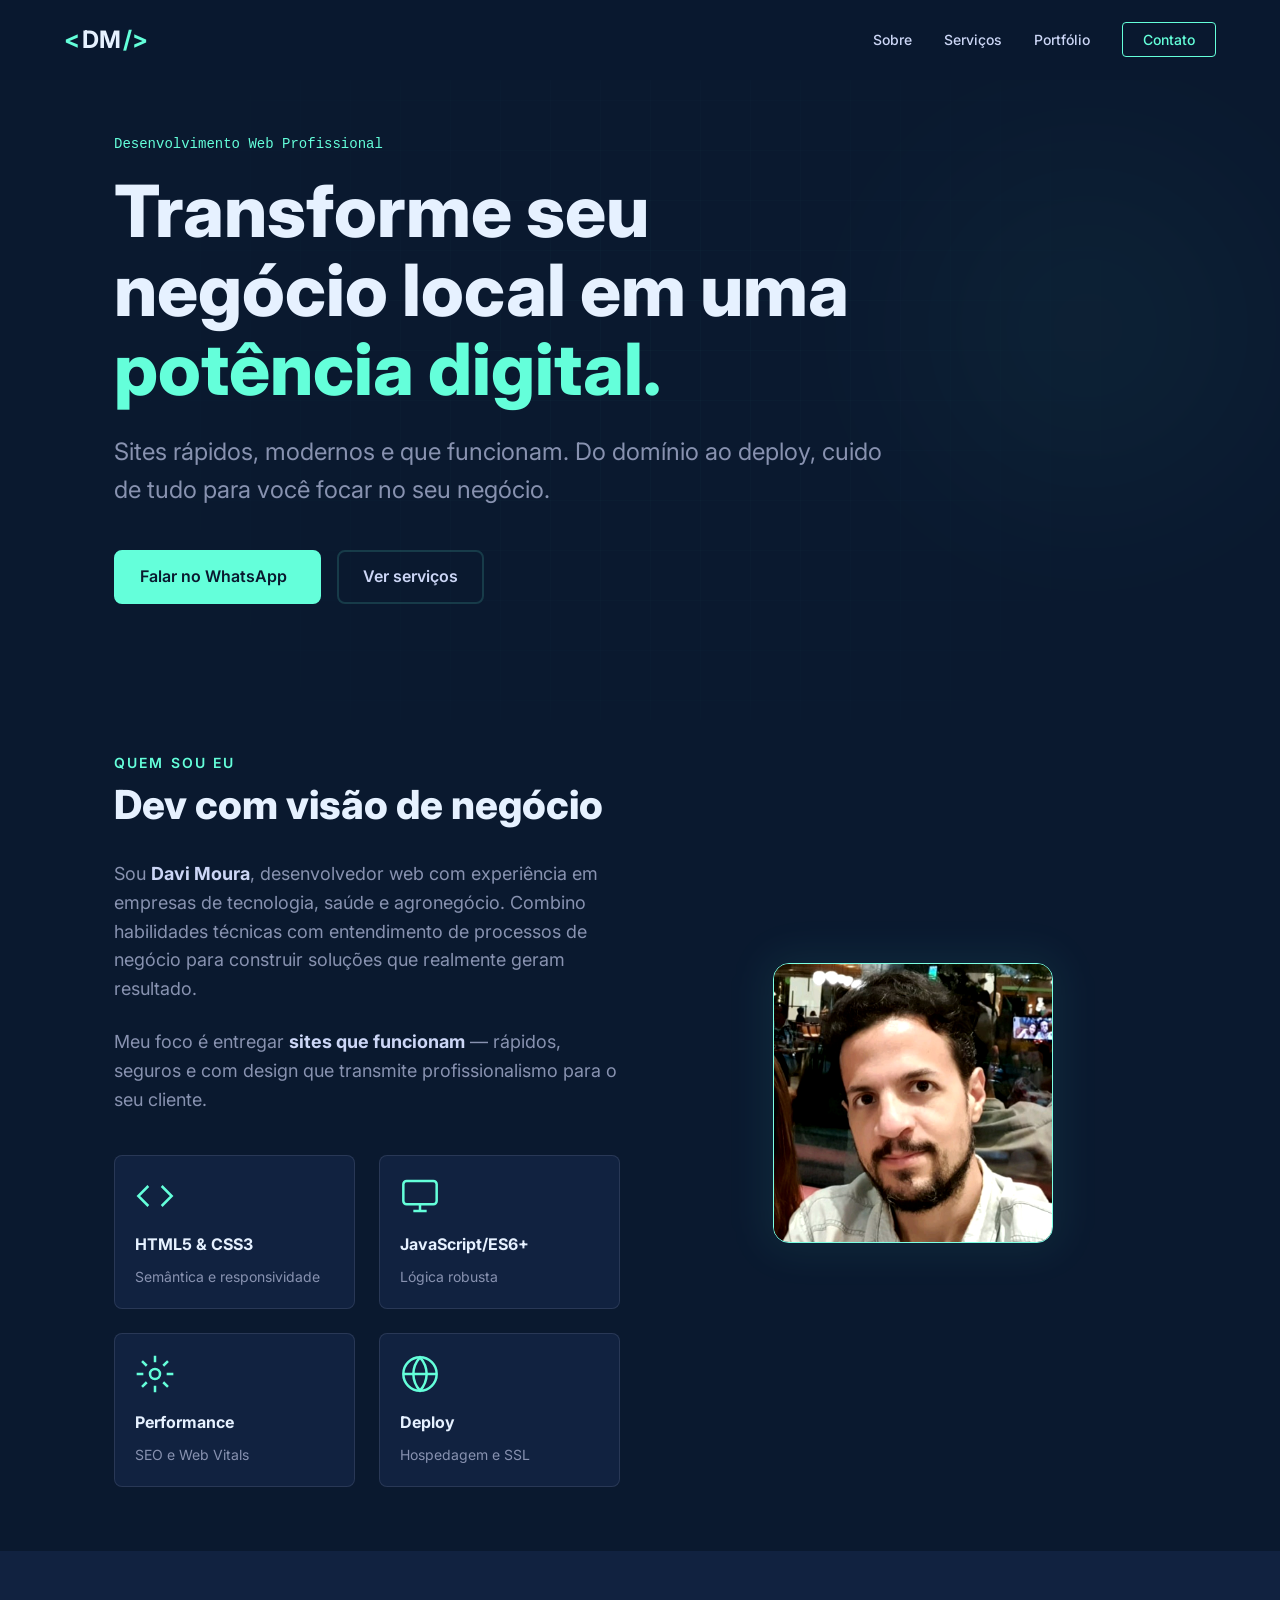
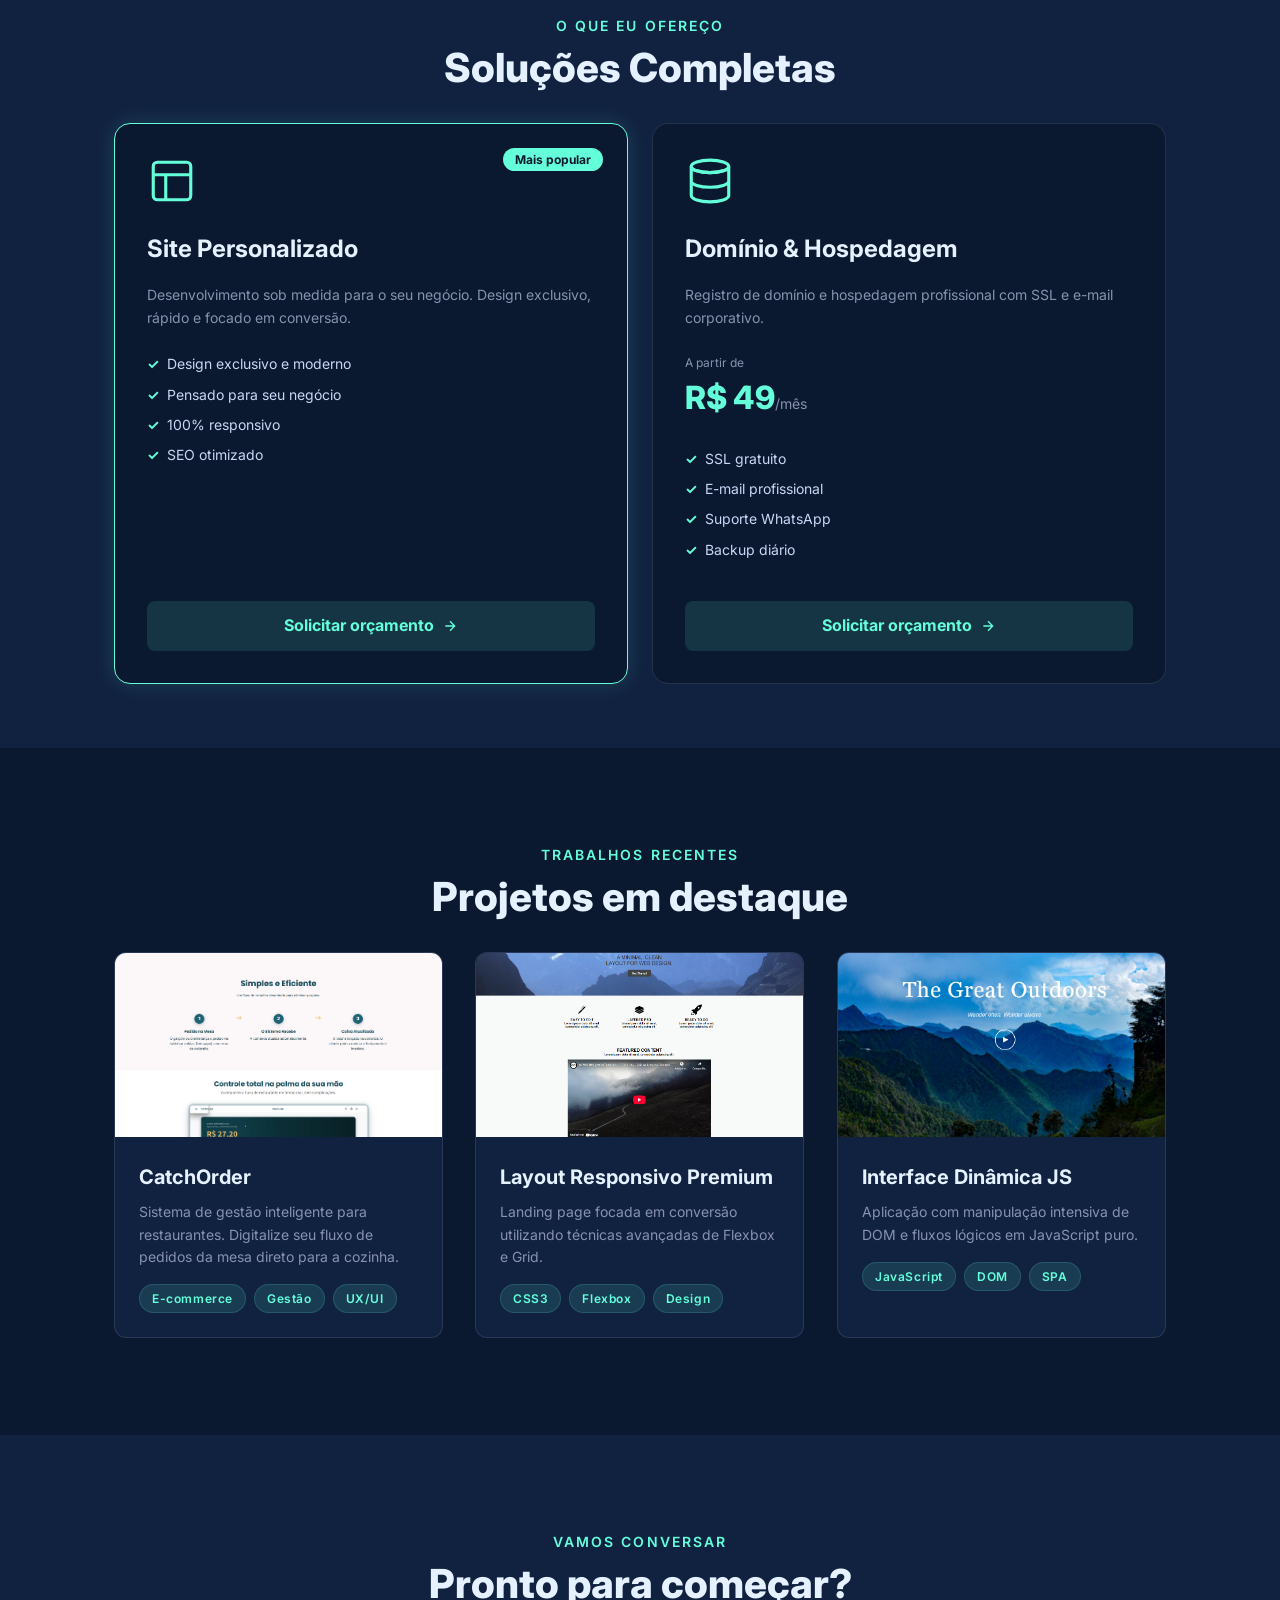
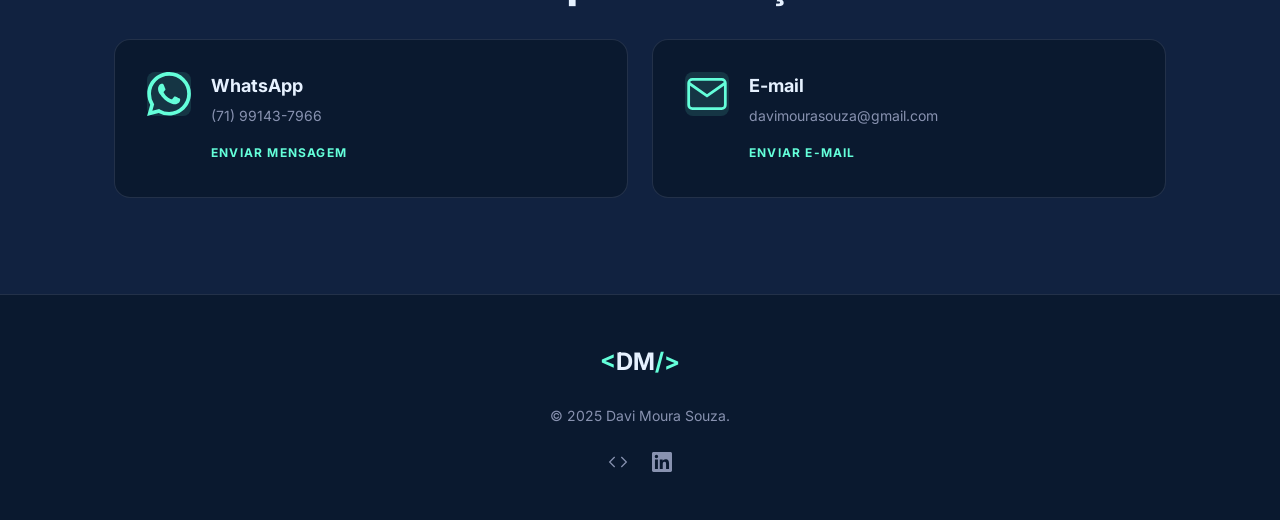
<file: index.html>
<!doctype html>
<html lang="pt-BR">
  <head>
    <meta charset="UTF-8" />
    <meta name="viewport" content="width=device-width, initial-scale=1.0" />
    <meta
      name="description"
      content="Davi Moura — Desenvolvimento web profissional. Transforme seu negócio local em uma potência digital com sites modernos, hospedagem e suporte completo."
    />
    <meta name="author" content="Davi Moura Souza" />
    <title>Davi Moura Dev — Desenvolvimento Web Profissional</title>

    <link rel="preconnect" href="https://fonts.googleapis.com" />
    <link rel="preconnect" href="https://fonts.gstatic.com" crossorigin />
    <link
      href="https://fonts.googleapis.com/css2?family=Inter:wght@300;400;500;600;700;800&display=swap"
      rel="stylesheet"
    />

    <link rel="icon" type="image/svg+xml" href="/favicon.svg" />
    <meta name="theme-color" content="#0b111e">
    <link rel="stylesheet" href="css/global.css">
    <link rel="stylesheet" href="css/components.css">
    <link rel="stylesheet" href="css/animations.css">
  </head>

  <body>
    <div id="app"></div>
    <script src="js/main.js"></script>
  </body>
</html>
</file>
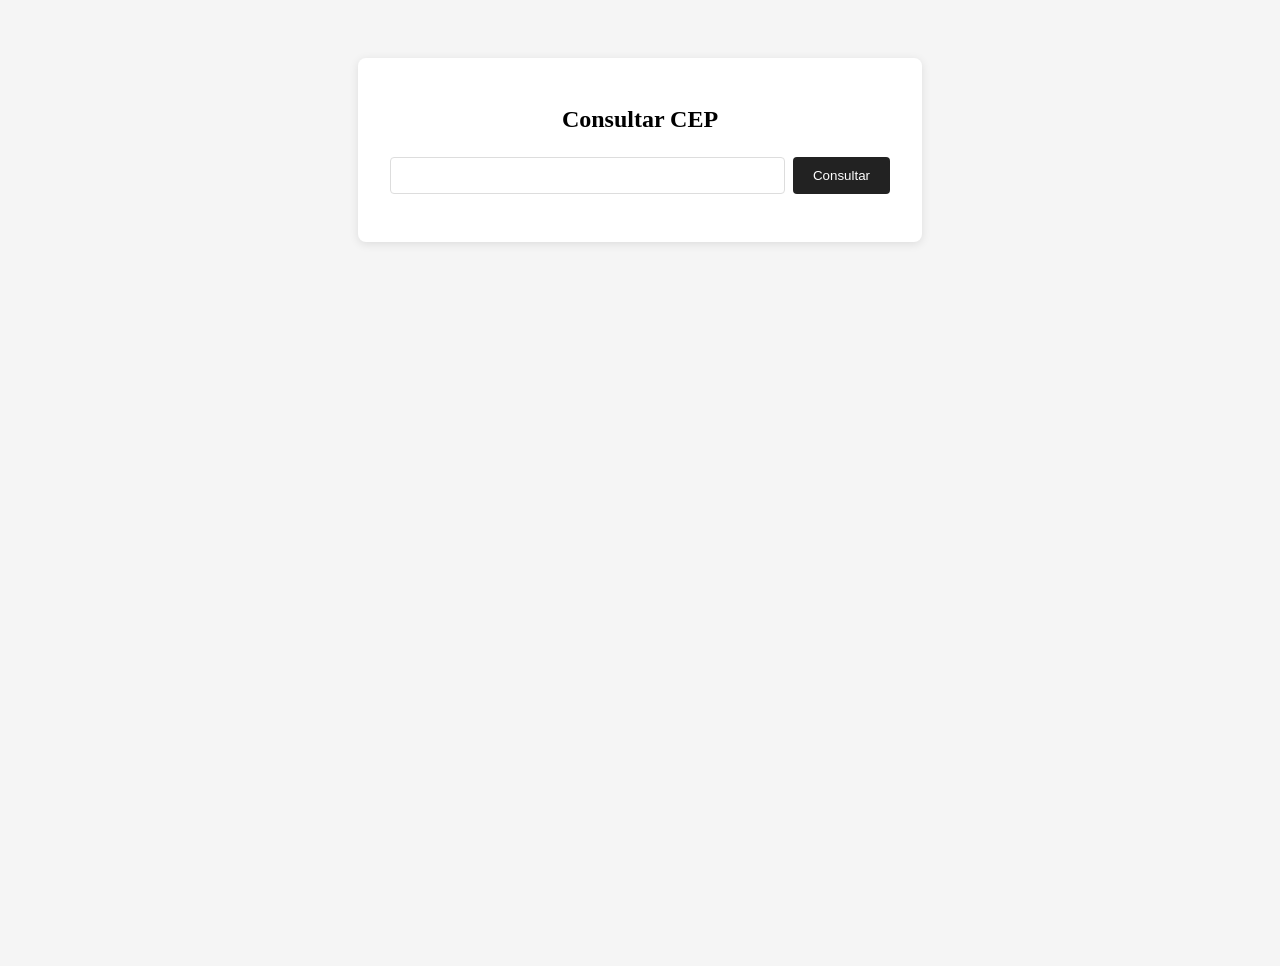
<file: projects/project1/index.html>
<!DOCTYPE html>
<html lang="pt-br">
    <head>
        <meta charset="UTF-8">
        <meta name="viewport" content="width=device-width, initial-scale=1.0">
        <title>Questão 1</title>
        <link rel="stylesheet" href="css/style.css">
    </head>
    <body>
        
        <main class="content-container">
            <h1 class="page-title">Consultar CEP</h1>
            
            <form id="search-form" class="search-form">
                <input type="text" id="zip-code-input" class="zip-input"required>
                <button type="submit" id="search-button" class="submit-button">Consultar</button>
            </form>

            <p id="error-message" class="error-feedback hidden"></p>

            <section id="results-area" class="results-area hidden">
                <div class="data-grid">
                    <p><strong>Endereço:</strong> <span id="address-street"></span></p>
                    <p><strong>Bairro:</strong> <span id="address-neighborhood"></span></p>
                    <p><strong>Cidade:</strong> <span id="address-city"></span></p>
                    <p><strong>Estado:</strong> <span id="address-state"></span></p>
                    <p><strong>Latitude:</strong> <span id="address-latitude"></span></p>
                    <p><strong>Longitude:</strong> <span id="address-longitude"></span></p>
                </div>
                
                <button id="show-map-button" class="map-trigger">Exibir mapa</button>
                
                <div id="map-container" class="map-container hidden">
                    <iframe id="map-iframe" class="map-display" width="100%" height="400" frameborder="0"></iframe>
                </div>
            </section>
        </main>
        
        <script src="js/script.js"></script>
    </body>
</html>
</file>
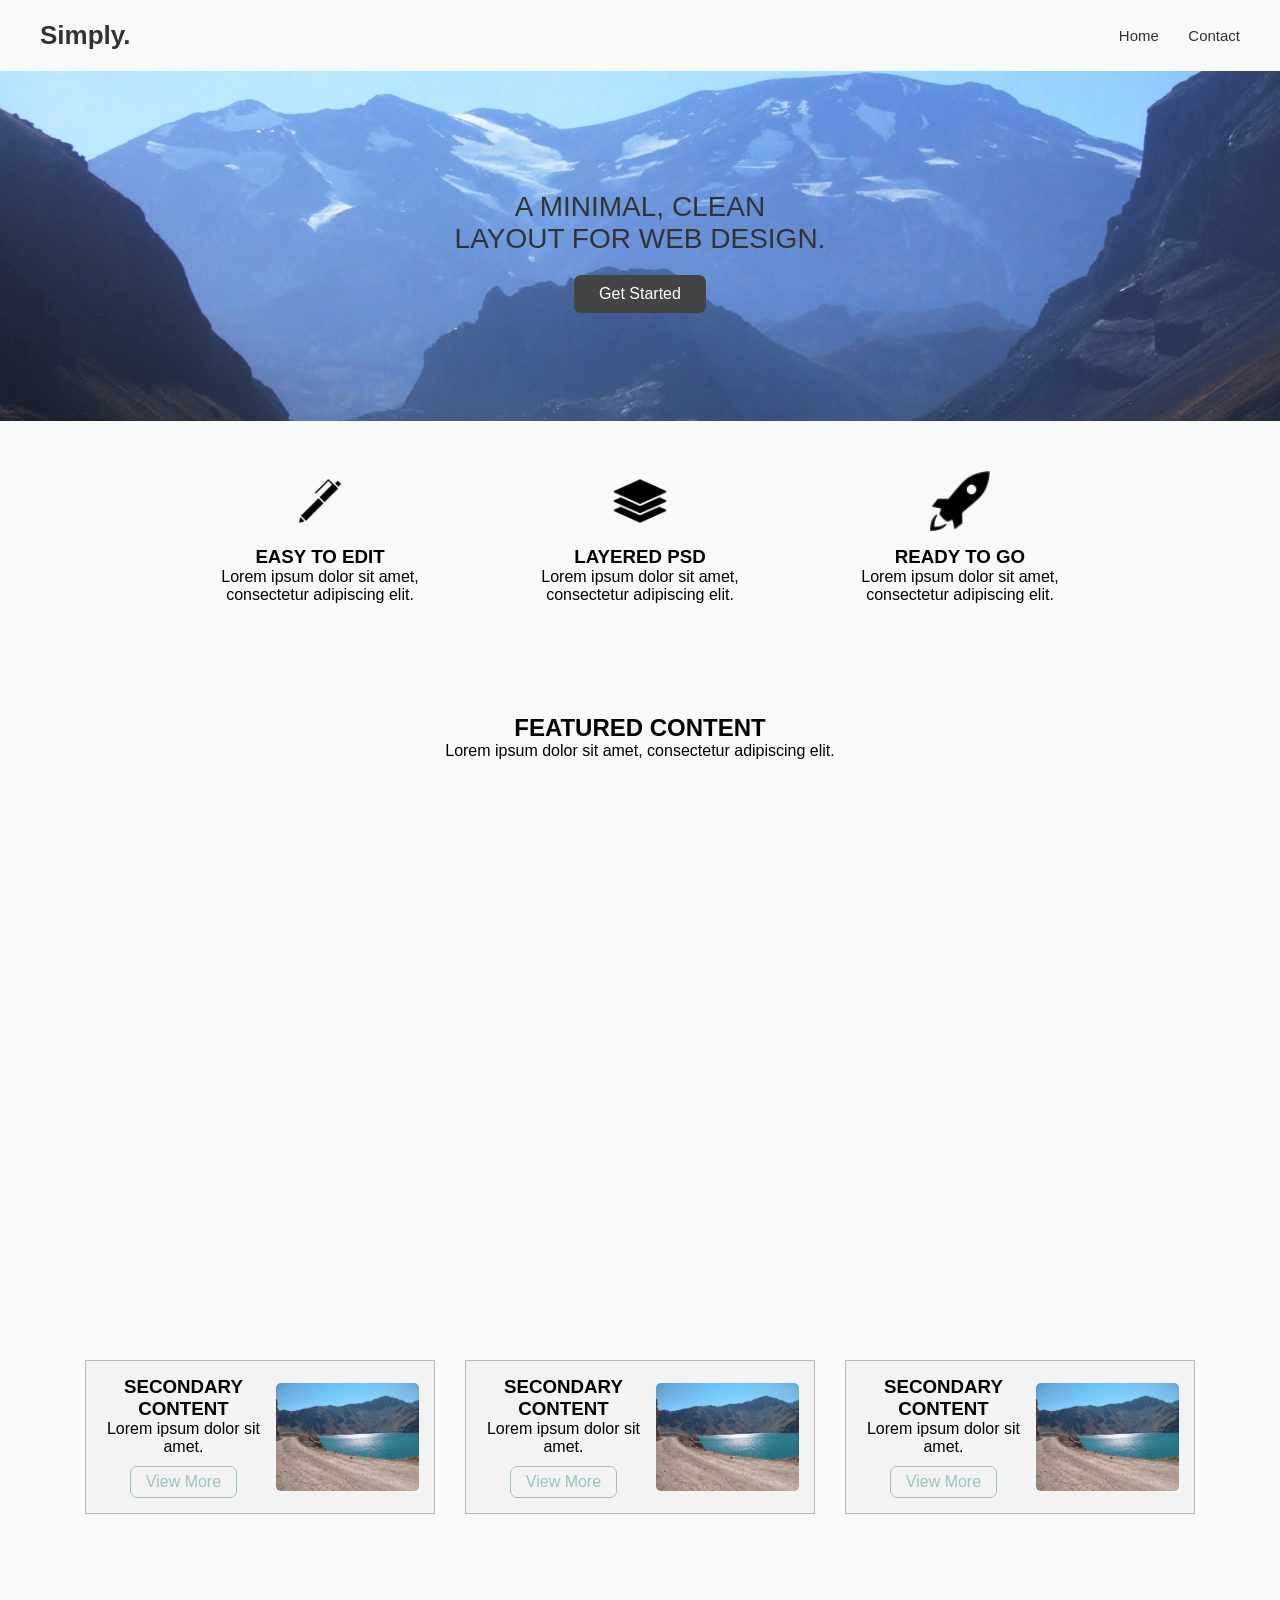
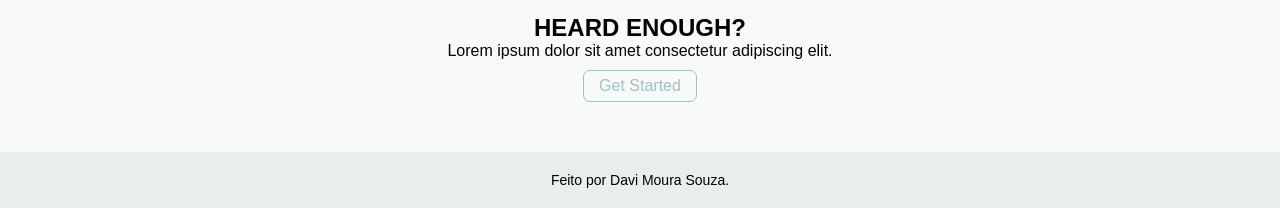
<file: projects/project2/index.html>
<!DOCTYPE html>
<html lang="pt-br">
<head>
    <meta charset="UTF-8">
    <title>Simply Template</title>
    <link rel="stylesheet" href="css/style.css">
</head>
<body>

    <header class="top-bar">
        <div class="logo">Simply.</div>

        <nav class="menu">
            <a href="questao2.html">Home</a>
            <a href="#">Contact</a>
        </nav>
    </header>

    <header class="central-banner">
        <h1>A MINIMAL, CLEAN <br> LAYOUT FOR WEB DESIGN.</h1>
        <a href="#" class="btn">Get Started</a>
    </header>

    <section class="features">
        <div class="feature-box">
            <img src="images/icon-pen.png" alt="icone de uma caneta">
            <h3>EASY TO EDIT</h3>
            <p>Lorem ipsum dolor sit amet, consectetur adipiscing elit.</p>
        </div>

        <div class="feature-box">
            <img src="images/icon-layer.png" alt="icone de camadas">
            <h3>LAYERED PSD</h3>
            <p>Lorem ipsum dolor sit amet, consectetur adipiscing elit.</p>
        </div>

        <div class="feature-box">
            <img src="images/icon-rocket.png" alt="icone de um foguete">
            <h3>READY TO GO</h3>
            <p>Lorem ipsum dolor sit amet, consectetur adipiscing elit.</p>
        </div>
    </section>

    <section class="featured-content">
        <h2>FEATURED CONTENT</h2>
        <p>Lorem ipsum dolor sit amet, consectetur adipiscing elit.</p>

        <div class="video-box">
            <iframe src="https://www.youtube.com/embed/EN_5Ix3mPHY" title="Vídeo" frameborder="0" allowfullscreen></iframe>
        </div>
    </section>

    <section class="secondary">
        <div class="card">
            <div class="card-text">
                <h3>SECONDARY CONTENT</h3>
                <p>Lorem ipsum dolor sit amet.</p>
                <a href="#" class="btn-secundary">View More</a>
            </div>
            <img src="images/sec1.jpg" alt="" class="card-img">
        </div>

        <div class="card">
            <div class="card-text">
                <h3>SECONDARY CONTENT</h3>
                <p>Lorem ipsum dolor sit amet.</p>
                <a href="#" class="btn-secundary">View More</a>
            </div>
            <img src="images/sec2.jpg" alt="" class="card-img">
        </div>

        <div class="card">
            <div class="card-text">
                <h3>SECONDARY CONTENT</h3>
                <p>Lorem ipsum dolor sit amet.</p>
                <a href="#" class="btn-secundary">View More</a>
            </div>
            <img src="images/sec3.jpg" alt="" class="card-img">
        </div>
    </section>

    <section class="cta">
        <h2>HEARD ENOUGH?</h2>
        <p>Lorem ipsum dolor sit amet consectetur adipiscing elit.</p>
        <a href="#" class="btn-secundary">Get Started</a>
    </section>

    <footer class="footer">
        <p>Feito por Davi Moura Souza.</p>
    </footer>

</body>
</html>
</file>
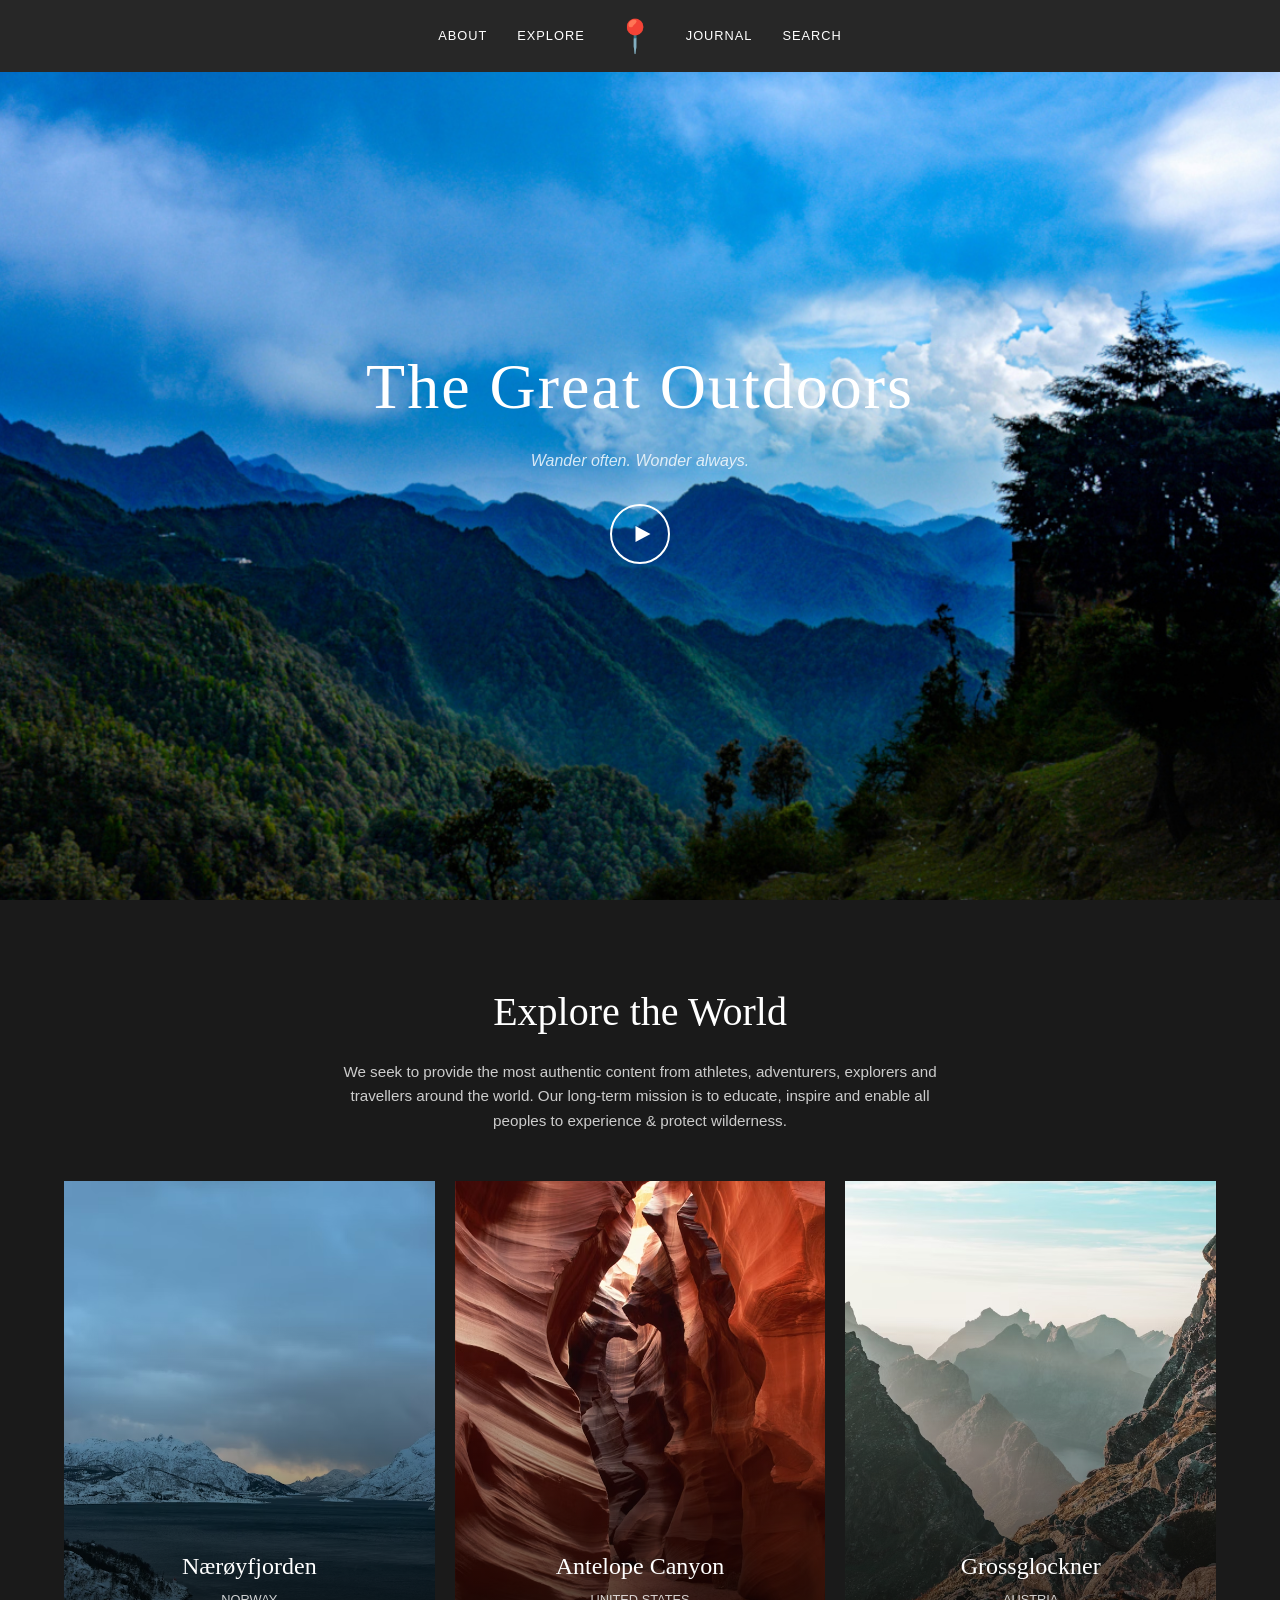
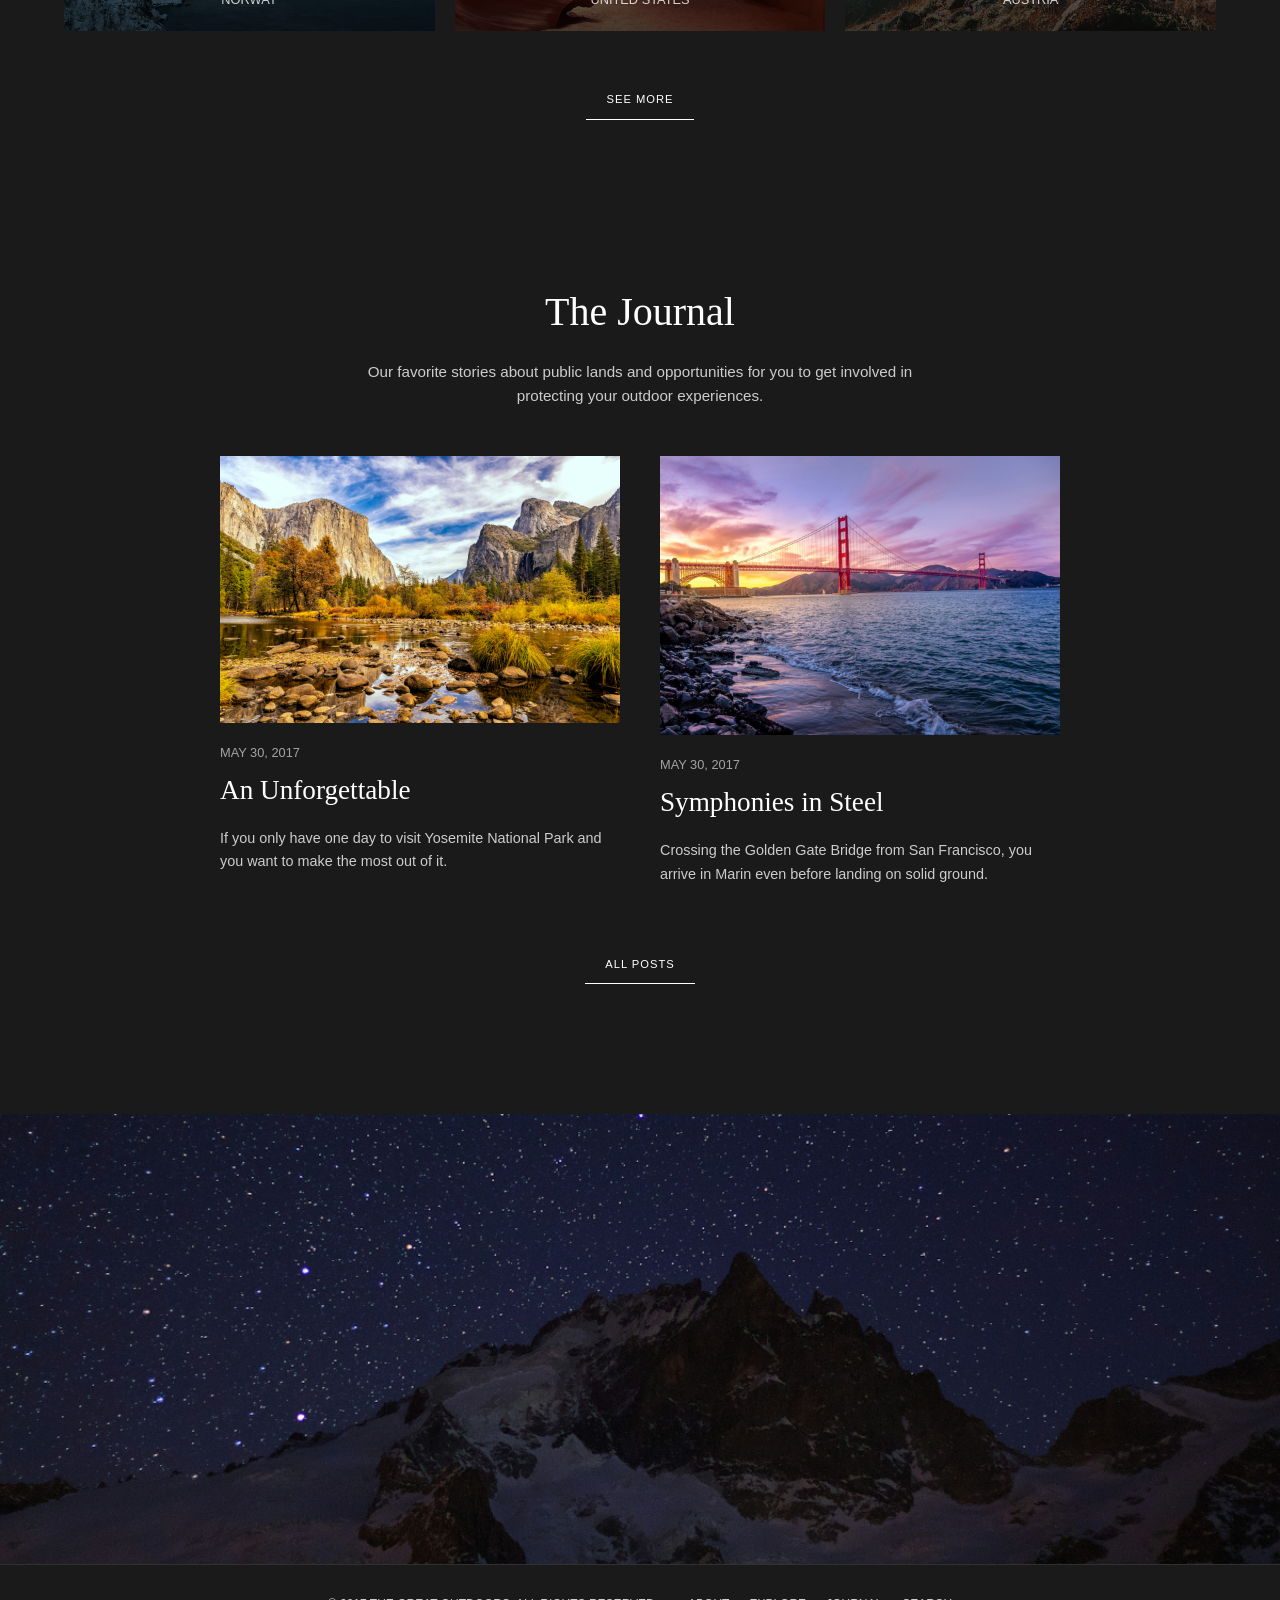
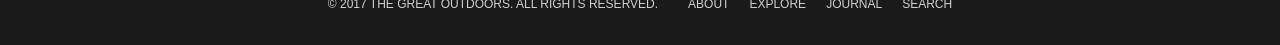
<file: projects/project3/index.html>
<!DOCTYPE html>
<html lang="pt-br">
    <head>
        <meta charset="UTF-8">
        <meta name="viewport" content="width=device-width, initial-scale=1.0">
        <title>Questão 4</title>
        <link rel="stylesheet" href="css/style.css">
    </head>
    <body>

        <script type="module" src="js/index.js"></script>

    </body>
</html>
</file>
<file: css/global.css>
/* =========================================================
   GLOBAL CSS — Design System & Tokens
   ========================================================= */

/* 1. Google Fonts já importado no HTML via <link>          */

/* 2. Design Tokens */
:root {
  /* Colors */
  --color-bg:           #0a192f;
  --color-bg-alt:       #112240;
  --color-bg-card:      #112240;
  --color-accent:       #64ffda;
  --color-accent-dim:   rgba(100, 255, 218, 0.12);
  --color-accent-glow:  rgba(100, 255, 218, 0.25);
  --color-text:         #e6f1ff;
  --color-text-muted:   #8892b0;
  --color-text-soft:    #ccd6f6;
  --color-border:       rgba(100, 255, 218, 0.15);
  --color-border-soft:  rgba(136, 146, 176, 0.2);

  /* Typography */
  --font-family:        'Inter', -apple-system, BlinkMacSystemFont, 'Segoe UI', sans-serif;
  --font-mono:          'Fira Code', 'Fira Mono', 'Cascadia Code', monospace;

  --text-xs:   0.75rem;    /* 12px */
  --text-sm:   0.875rem;   /* 14px */
  --text-base: 1rem;       /* 16px */
  --text-md:   1.125rem;   /* 18px */
  --text-lg:   1.25rem;    /* 20px */
  --text-xl:   1.5rem;     /* 24px */
  --text-2xl:  2rem;       /* 32px */
  --text-3xl:  2.5rem;     /* 40px */
  --text-4xl:  3.5rem;     /* 56px */
  --text-5xl:  4.5rem;     /* 72px */

  /* Spacing */
  --space-1:  0.25rem;
  --space-2:  0.5rem;
  --space-3:  0.75rem;
  --space-4:  1rem;
  --space-5:  1.25rem;
  --space-6:  1.5rem;
  --space-8:  2rem;
  --space-10: 2.5rem;
  --space-12: 3rem;
  --space-16: 4rem;
  --space-20: 5rem;
  --space-24: 6rem;

  /* Radius */
  --radius-sm: 4px;
  --radius-md: 8px;
  --radius-lg: 12px;
  --radius-xl: 16px;
  --radius-full: 9999px;

  /* Shadows */
  --shadow-glow: 0 0 20px rgba(100, 255, 218, 0.15);
  --shadow-card: 0 10px 40px rgba(0, 0, 0, 0.4);
  --shadow-card-hover: 0 20px 60px rgba(0, 0, 0, 0.6), 0 0 30px rgba(100, 255, 218, 0.1);

  /* Transitions */
  --transition-fast:   150ms ease;
  --transition-base:   250ms ease;
  --transition-slow:   400ms ease;
  --transition-spring: 350ms cubic-bezier(0.34, 1.56, 0.64, 1);

  /* Z-index scale */
  --z-base:    1;
  --z-header:  100;
  --z-overlay: 200;
  --z-modal:   300;
}

/* 3. Modern CSS Reset */
*,
*::before,
*::after {
  box-sizing: border-box;
  margin: 0;
  padding: 0;
}

html {
  scroll-behavior: smooth;
  -webkit-text-size-adjust: 100%;
  font-size: 16px;
}

body {
  font-family: var(--font-family);
  background-color: var(--color-bg);
  color: var(--color-text);
  line-height: 1.6;
  min-height: 100vh;
  -webkit-font-smoothing: antialiased;
  -moz-osx-font-smoothing: grayscale;
  overflow-x: hidden;
}

img,
svg {
  display: block;
  max-width: 100%;
}

ul,
ol {
  list-style: none;
}

a {
  color: inherit;
  text-decoration: none;
}

button {
  font-family: inherit;
  cursor: pointer;
  border: none;
  background: none;
}

/* 4. Layout Utilities */
.container {
  width: 100%;
  max-width: 1100px;
  margin-inline: auto;
  padding-inline: var(--space-6);
}

/* 5. Section Common */
.section-header {
  text-align: center;
  margin-bottom: var(--space-8);
}

.section-overline {
  font-size: var(--text-sm);
  font-weight: 600;
  letter-spacing: 0.15em;
  text-transform: uppercase;
  color: var(--color-accent);
  margin-bottom: var(--space-2);
}

.section-title {
  font-size: clamp(var(--text-2xl), 5vw, var(--text-3xl));
  font-weight: 800;
  color: var(--color-text);
  line-height: 1.15;
  margin-bottom: var(--space-4);
}

.section-desc {
  font-size: var(--text-md);
  color: var(--color-text-muted);
  max-width: 52ch;
  margin-inline: auto;
  line-height: 1.7;
}

.text-accent {
  color: var(--color-accent);
  position: relative;
}

/* 6. Button System */
.btn {
  display: inline-flex;
  align-items: center;
  gap: var(--space-2);
  padding: var(--space-3) var(--space-6);
  border-radius: var(--radius-md);
  font-size: var(--text-base);
  font-weight: 600;
  transition:
    background-color var(--transition-base),
    color var(--transition-base),
    border-color var(--transition-base),
    box-shadow var(--transition-base),
    transform var(--transition-fast);
  cursor: pointer;
  white-space: nowrap;
  text-decoration: none;
}

.btn:hover {
  transform: translateY(-2px);
}

.btn:active {
  transform: translateY(0);
}

.btn-primary {
  background-color: var(--color-accent);
  color: var(--color-bg);
  border: 2px solid var(--color-accent);
}

.btn-primary:hover {
  background-color: transparent;
  color: var(--color-accent);
  box-shadow: var(--shadow-glow);
}

.btn-secondary {
  background-color: transparent;
  color: var(--color-text-soft);
  border: 2px solid var(--color-border);
}

.btn-secondary:hover {
  border-color: var(--color-accent);
  color: var(--color-accent);
}

.btn-outline {
  background-color: transparent;
  color: var(--color-accent);
  border: 2px solid var(--color-accent);
  padding: var(--space-3) var(--space-8);
  gap: var(--space-3);
}

.btn-outline:hover {
  background-color: var(--color-accent-dim);
  box-shadow: var(--shadow-glow);
}

.btn-outline svg {
  width: 18px;
  height: 18px;
}

.btn-icon {
  width: 18px;
  height: 18px;
  transition: transform var(--transition-base);
  flex-shrink: 0;
}

.btn:hover .btn-icon {
  transform: translateX(4px);
}

/* 7. Tag chips */
.tag {
  display: inline-block;
  padding: var(--space-1) var(--space-3);
  background-color: var(--color-accent-dim);
  color: var(--color-accent);
  border-radius: var(--radius-full);
  font-size: var(--text-xs);
  font-weight: 600;
  letter-spacing: 0.05em;
  border: 1px solid var(--color-border);
}
</file>
<file: css/components.css>
/* =========================================================
   COMPONENTS CSS — Detailed Section Styling
   ========================================================= */

/* 1. SITE HEADER & NAVIGATION */
.site-header {
  position: fixed;
  top: 0;
  left: 0;
  width: 100%;
  height: 80px;
  display: flex;
  align-items: center;
  background-color: rgba(10, 25, 47, 0.85);
  backdrop-filter: blur(10px);
  -webkit-backdrop-filter: blur(10px);
  z-index: var(--z-header);
  transition: height var(--transition-base), transform var(--transition-base);
}

.site-header--scrolled {
  height: 70px;
  box-shadow: 0 10px 30px -10px rgba(0, 0, 0, 0.3);
}

.main-nav {
  display: flex;
  justify-content: space-between;
  align-items: center;
  width: 100%;
  max-width: 1200px;
  margin: 0 auto;
  padding: 0 var(--space-6);
}

.nav-logo {
  font-size: var(--text-xl);
  font-weight: 700;
  color: var(--color-text);
  display: flex;
  align-items: center;
  gap: 2px;
}

.logo-bracket {
  color: var(--color-accent);
}

.nav-links {
  display: flex;
  align-items: center;
  gap: var(--space-8);
}

.nav-link {
  font-size: var(--text-sm);
  font-weight: 500;
  color: var(--color-text-soft);
  transition: color var(--transition-base);
  position: relative;
}

.nav-link:hover {
  color: var(--color-accent);
}

.nav-link::after {
  content: '';
  position: absolute;
  bottom: -4px;
  left: 0;
  width: 0;
  height: 2px;
  background-color: var(--color-accent);
  transition: width var(--transition-base);
}

.nav-link:hover::after {
  width: 100%;
}

.nav-link--cta {
  padding: var(--space-2) var(--space-5);
  border: 1px solid var(--color-accent);
  border-radius: var(--radius-sm);
  color: var(--color-accent);
}

.nav-link--cta:hover {
  background-color: var(--color-accent-dim);
}

.nav-link--cta::after {
  display: none;
}

.nav-toggle {
  display: none;
  flex-direction: column;
  gap: 6px;
  z-index: var(--z-overlay);
}

.hamburger-line {
  width: 24px;
  height: 2px;
  background-color: var(--color-accent);
  transition: transform var(--transition-base), opacity var(--transition-base);
}

/* 2. HERO SECTION */
.hero-section {
  position: relative;
  min-height: 80vh;
  display: flex;
  align-items: center;
  padding-top: 80px;
  padding-bottom: var(--space-8);
  overflow: hidden;
}

.hero-bg-grid {
  position: absolute;
  top: 0;
  left: 0;
  width: 100%;
  height: 100%;
  background-image: linear-gradient(var(--color-border) 1px, transparent 1px),
                    linear-gradient(90deg, var(--color-border) 1px, transparent 1px);
  background-size: 50px 50px;
  mask-image: radial-gradient(circle at center, black, transparent 80%);
  -webkit-mask-image: radial-gradient(circle at center, black, transparent 80%);
  opacity: 0.15;
  z-index: -1;
}

.hero-glow {
  position: absolute;
  top: 10%;
  right: -5%;
  width: 40vw;
  height: 40vw;
  background: radial-gradient(circle, var(--color-accent) 0%, transparent 70%);
  opacity: 0.05;
  filter: blur(80px);
  z-index: -1;
}

.hero-content {
  max-width: 800px;
}

.hero-overline {
  font-family: var(--font-mono);
  color: var(--color-accent);
  font-size: var(--text-sm);
  margin-bottom: var(--space-4);
}

.hero-headline {
  font-size: clamp(var(--text-3xl), 8vw, var(--text-5xl));
  font-weight: 800;
  line-height: 1.1;
  color: var(--color-text);
  margin-bottom: var(--space-6);
}

.hero-subheadline {
  font-size: clamp(var(--text-md), 4vw, var(--text-xl));
  color: var(--color-text-muted);
  max-width: 55ch;
  margin-bottom: var(--space-10);
}

.hero-actions {
  display: flex;
  gap: var(--space-4);
  flex-wrap: wrap;
  margin-bottom: var(--space-8);
}

.hero-stats {
  display: flex;
  align-items: center;
  gap: var(--space-8);
  padding-top: var(--space-8);
  border-top: 1px solid var(--color-border-soft);
}

.stat-item {
  display: flex;
  flex-direction: column;
}

.stat-number {
  font-size: var(--text-2xl);
  font-weight: 700;
  color: var(--color-text);
}

.stat-label {
  font-size: var(--text-xs);
  color: var(--color-text-muted);
  text-transform: uppercase;
  letter-spacing: 0.1em;
}

.stat-divider {
  width: 1px;
  height: 40px;
  background-color: var(--color-border-soft);
}

.hero-code-window {
  display: none; /* Hidden for now, can be enabled for larger screens if needed */
  background-color: var(--color-bg-alt);
  border: 1px solid var(--color-border);
  border-radius: var(--radius-lg);
  padding: var(--space-4);
  font-family: var(--font-mono);
  font-size: var(--text-sm);
  box-shadow: var(--shadow-card);
  margin-top: var(--space-16);
}

/* 3. ABOUT SECTION */
.about-section {
  padding-top: var(--space-8);
  padding-bottom: var(--space-16);
}

.about-header {
  text-align: left;
  margin-bottom: var(--space-8);
}

.about-grid {
  display: grid;
  grid-template-columns: 1fr 1fr;
  gap: var(--space-10);
  align-items: center;
}

.profile-frame {
  position: relative;
  width: 280px;
  height: 280px;
  margin: 0 auto var(--space-8);
  border-radius: var(--radius-xl);
  z-index: 1;
}

.profile-photo {
  width: 100%;
  height: 100%;
  object-fit: cover;
  border-radius: var(--radius-xl);
  border: 1px solid var(--color-accent);
  position: relative;
  z-index: 2;
  filter: grayscale(20%) contrast(110%);
  transition: filter var(--transition-base), transform var(--transition-base);
  animation: profile-pulse 4s infinite;
}

.profile-photo:hover {
  filter: grayscale(0%) contrast(100%);
  transform: scale(1.02);
}

.profile-glow {
  position: absolute;
  top: -10px;
  left: -10px;
  right: -10px;
  bottom: -10px;
  background: var(--color-accent-dim);
  border-radius: calc(var(--radius-xl) + 10px);
  z-index: 1;
  filter: blur(20px);
  opacity: 0.5;
}

.about-text {
  font-size: var(--text-md);
  color: var(--color-text-muted);
  margin-bottom: var(--space-6);
}

.about-text strong {
  color: var(--color-text-soft);
}

.skill-grid {
  display: grid;
  grid-template-columns: repeat(2, 1fr);
  gap: var(--space-6);
  margin-top: var(--space-10);
}

.skill-item {
  background-color: var(--color-bg-alt);
  padding: var(--space-5);
  border-radius: var(--radius-md);
  border: 1px solid var(--color-border-soft);
  transition: transform var(--transition-base), border-color var(--transition-base);
}

.skill-item:hover {
  transform: translateY(-5px);
  border-color: var(--color-accent);
}

.skill-icon {
  width: 40px;
  height: 40px;
  color: var(--color-accent);
  margin-bottom: var(--space-4);
}

.skill-name {
  font-size: var(--text-base);
  font-weight: 700;
  margin-bottom: var(--space-2);
}

.skill-desc {
  font-size: var(--text-sm);
  color: var(--color-text-muted);
}

.experience-card {
  background: linear-gradient(135deg, var(--color-bg-alt), var(--color-bg));
  padding: var(--space-8);
  border-radius: var(--radius-xl);
  border: 1px solid var(--color-border);
  position: relative;
  overflow: hidden;
}

.exp-badge {
  display: flex;
  flex-direction: column;
  margin-bottom: var(--space-6);
}

.exp-number {
  font-size: var(--text-5xl);
  font-weight: 800;
  color: var(--color-accent);
  line-height: 1;
}

.exp-label {
  font-size: var(--text-sm);
  color: var(--color-text-muted);
  text-transform: uppercase;
  letter-spacing: 0.1em;
}

.exp-list {
  display: flex;
  flex-direction: column;
  gap: var(--space-4);
}

.exp-item {
  display: flex;
  align-items: center;
  gap: var(--space-3);
  font-size: var(--text-sm);
  color: var(--color-text-soft);
}

.exp-dot {
  width: 6px;
  height: 6px;
  background-color: var(--color-accent);
  border-radius: 50%;
}

/* 4. SERVICES SECTION */
.services-section {
  padding: var(--space-16) 0;
  background-color: var(--color-bg-alt);
}

.services-grid {
  display: grid;
  grid-template-columns: repeat(auto-fit, minmax(300px, 1fr));
  gap: var(--space-6);
}

.service-card {
  background-color: var(--color-bg);
  padding: var(--space-8);
  border-radius: var(--radius-xl);
  border: 1px solid var(--color-border-soft);
  transition: transform var(--transition-base), border-color var(--transition-base);
  display: flex;
  flex-direction: column;
  position: relative;
}

.service-card--featured {
  border-color: var(--color-accent);
  box-shadow: var(--shadow-glow);
}

.service-card:hover {
  transform: translateY(-10px);
  border-color: var(--color-accent);
}

.service-icon-wrap {
  width: 50px;
  height: 50px;
  color: var(--color-accent);
  margin-bottom: var(--space-6);
}

.service-badge {
  position: absolute;
  top: var(--space-6);
  right: var(--space-6);
  font-size: var(--text-xs);
  background-color: var(--color-accent);
  color: var(--color-bg);
  padding: 2px var(--space-3);
  border-radius: var(--radius-full);
  font-weight: 700;
}

.service-title {
  font-size: var(--text-xl);
  margin-bottom: var(--space-4);
}

.service-desc {
  font-size: var(--text-sm);
  color: var(--color-text-muted);
  margin-bottom: var(--space-6);
}

.service-price {
  margin-bottom: var(--space-6);
  display: flex;
  flex-direction: column;
}

.price-from {
  font-size: var(--text-xs);
  color: var(--color-text-muted);
}

.price-value {
  font-size: var(--text-2xl);
  font-weight: 800;
  color: var(--color-accent);
}

.price-period {
  font-size: var(--text-sm);
  font-weight: 400;
  color: var(--color-text-muted);
}

.service-features {
  margin-bottom: var(--space-8);
  flex-grow: 1;
}

.service-feature-item {
  display: flex;
  align-items: center;
  gap: var(--space-2);
  font-size: var(--text-sm);
  color: var(--color-text-soft);
  margin-bottom: var(--space-2);
}

.service-feature-item::before {
  content: '✓';
  color: var(--color-accent);
  font-weight: 700;
}

.service-cta {
  display: flex;
  align-items: center;
  justify-content: center;
  gap: var(--space-2);
  padding: var(--space-3);
  background-color: var(--color-accent-dim);
  color: var(--color-accent);
  border-radius: var(--radius-md);
  font-weight: 700;
  transition: background-color var(--transition-base);
}

.service-cta:hover {
  background-color: var(--color-accent);
  color: var(--color-bg);
}

.service-cta svg {
  width: 16px;
  height: 16px;
  transition: transform var(--transition-base);
}

.service-cta:hover svg {
  transform: translateX(4px);
}

/* 5. PORTFOLIO SECTION */
.portfolio-section {
  padding: var(--space-24) 0;
}

.portfolio-grid {
  display: grid;
  grid-template-columns: repeat(auto-fit, minmax(320px, 1fr));
  gap: var(--space-8);
}

.portfolio-card {
  background-color: var(--color-bg-alt);
  border-radius: var(--radius-lg);
  overflow: hidden;
  border: 1px solid var(--color-border-soft);
  transition: transform var(--transition-base);
}

.portfolio-card:hover {
  transform: translateY(-8px);
}

.portfolio-img-wrap {
  position: relative;
  aspect-ratio: 16/9;
  background-color: #0b111e;
  overflow: hidden;
}

.portfolio-img {
  width: 100%;
  height: 100%;
  object-fit: cover;
  transition: transform var(--transition-slow);
}

.portfolio-card:hover .portfolio-img {
  transform: scale(1.05);
}

.portfolio-placeholder {
  width: 100%;
  height: 100%;
  display: flex;
  align-items: center;
  justify-content: center;
  color: var(--color-border);
}

.portfolio-placeholder svg {
  width: 60px;
  height: 60px;
}

.portfolio-overlay {
  position: absolute;
  top: 0;
  left: 0;
  width: 100%;
  height: 100%;
  background-color: rgba(10, 25, 47, 0.9);
  display: flex;
  align-items: center;
  justify-content: center;
  opacity: 0;
  transition: opacity var(--transition-base);
}

.portfolio-card:hover .portfolio-overlay {
  opacity: 1;
}

.portfolio-link {
  padding: var(--space-3) var(--space-6);
  border: 1px solid var(--color-accent);
  color: var(--color-accent);
  border-radius: var(--radius-sm);
  display: flex;
  align-items: center;
  gap: var(--space-2);
  font-weight: 600;
  transform: translateY(20px);
  transition: transform var(--transition-spring), background-color var(--transition-base);
}

.portfolio-link svg {
  width: 16px;
  height: 16px;
}

.portfolio-card:hover .portfolio-link {
  transform: translateY(0);
}

.portfolio-link:hover {
  background-color: var(--color-accent-dim);
}

.portfolio-info {
  padding: var(--space-6);
}

.portfolio-title {
  font-size: var(--text-lg);
  margin-bottom: var(--space-2);
}

.portfolio-desc {
  font-size: var(--text-sm);
  color: var(--color-text-muted);
  margin-bottom: var(--space-4);
}

.portfolio-tags {
  display: flex;
  gap: var(--space-2);
  flex-wrap: wrap;
}

.portfolio-footer {
  margin-top: var(--space-12);
  display: flex;
  justify-content: center;
}

/* 6. CONTACT SECTION */
.contact-section {
  padding: var(--space-24) 0;
  background-color: var(--color-bg-alt);
}

.contact-grid {
  display: grid;
  grid-template-columns: repeat(auto-fit, minmax(280px, 1fr));
  gap: var(--space-6);
}

.contact-card {
  background-color: var(--color-bg);
  padding: var(--space-8);
  border-radius: var(--radius-xl);
  border: 1px solid var(--color-border-soft);
  display: flex;
  align-items: flex-start;
  gap: var(--space-5);
  transition: transform var(--transition-base), border-color var(--transition-base), box-shadow var(--transition-base);
}

.btn--glow {
  position: relative;
  overflow: hidden;
  animation: pulse-glow 3s infinite;
}

.btn--glow::before {
  content: '';
  position: absolute;
  top: 0;
  left: -100%;
  width: 100%;
  height: 100%;
  background: linear-gradient(
    90deg,
    transparent,
    rgba(255, 255, 255, 0.2),
    transparent
  );
  transition: 0.5s;
}

.btn--glow:hover::before {
  left: 100%;
}

.contact-card:hover {
  transform: translateY(-5px);
  border-color: var(--color-accent);
  box-shadow: var(--shadow-glow);
}

.contact-icon {
  width: 44px;
  height: 44px;
  background-color: var(--color-accent-dim);
  color: var(--color-accent);
  border-radius: var(--radius-md);
  display: flex;
  align-items: center;
  justify-content: center;
  flex-shrink: 0;
}

.contact-platform {
  font-size: var(--text-md);
  font-weight: 700;
  margin-bottom: var(--space-1);
}

.contact-value {
  font-size: var(--text-sm);
  color: var(--color-text-muted);
  margin-bottom: var(--space-3);
}

.contact-action {
  font-size: var(--text-xs);
  font-weight: 700;
  color: var(--color-accent);
  text-transform: uppercase;
  letter-spacing: 0.1em;
}

/* 7. FOOTER */
.site-footer {
  padding: var(--space-12) 0;
  border-top: 1px solid var(--color-border-soft);
}

.footer-content {
  display: flex;
  flex-direction: column;
  align-items: center;
  gap: var(--space-6);
  text-align: center;
}

.footer-logo {
  font-size: var(--text-xl);
  font-weight: 700;
}

.footer-copy {
  font-size: var(--text-sm);
  color: var(--color-text-muted);
}

.footer-social {
  display: flex;
  gap: var(--space-6);
}

.footer-social a {
  color: var(--color-text-muted);
  transition: color var(--transition-base), transform var(--transition-base);
}

.footer-social a:hover {
  color: var(--color-accent);
  transform: translateY(-3px);
}

.footer-social svg {
  width: 20px;
  height: 20px;
}

/* 8. RESPONSIVE QUERIES */
@media (max-width: 900px) {
  .about-grid {
    grid-template-columns: 1fr;
    gap: var(--space-12);
  }

  .about-visual {
    order: -1;
  }
}

@media (max-width: 768px) {
  .site-header {
    height: 70px;
  }

  .nav-links {
    position: fixed;
    top: 70px;
    right: -100%;
    width: 80%;
    height: calc(100vh - 70px);
    background-color: var(--color-bg-alt);
    flex-direction: column;
    padding-top: var(--space-12);
    transition: right 0.4s ease;
    z-index: var(--z-header);
    box-shadow: -10px 0 30px rgba(0, 0, 0, 0.5);
  }

  .nav-links--open {
    right: 0;
  }

  .nav-toggle {
    display: flex;
  }

  .nav-toggle[aria-expanded="true"] .hamburger-line:nth-child(1) {
    transform: translateY(8px) rotate(45deg);
  }

  .nav-toggle[aria-expanded="true"] .hamburger-line:nth-child(2) {
    opacity: 0;
  }

  .nav-toggle[aria-expanded="true"] .hamburger-line:nth-child(3) {
    transform: translateY(-8px) rotate(-45deg);
  }

  .hero-section {
    padding-top: 120px;
  }

  .hero-stats {
    flex-direction: column;
    align-items: flex-start;
    gap: var(--space-4);
  }

  .stat-divider {
    display: none;
  }
}
</file>
<file: css/animations.css>
/* =========================================================
   ANIMATIONS CSS — Transition States (Cleaned for WAAPI)
   ========================================================= */

/* Nota: A maioria das animações de entrada agora é gerida programaticamente via WAAPI no src/animations.ts */

.reveal {
  /* Estado inicial mantido para evitar layout shift antes da animação TS */
  opacity: 0;
  will-change: opacity, transform;
}

/* Transições simples de hover mantidas no CSS por performance */
.nav-link, .btn, .service-card, .portfolio-card {
  transition: 
    background-color var(--transition-base),
    color var(--transition-base),
    transform var(--transition-base),
    border-color var(--transition-base),
    box-shadow var(--transition-base);
}

@media (prefers-reduced-motion: reduce) {
  .reveal {
    opacity: 1 !important;
    transform: none !important;
  }
}
</file>
<file: projects/project1/css/style.css>
body {
    background-color: #f5f5f5;
    display: flex;
    justify-content: center;
    align-items: flex-start;
    padding-top: 50px;
    min-height: 100vh;
}

body.is-loading {
    cursor: wait;
}

body.is-loading * {
    pointer-events: none;
}

.content-container {
    background: #fff;
    padding: 2rem;
    border-radius: 8px;
    box-shadow: 0 2px 10px rgba(0,0,0,0.1);
    width: 90%;
    max-width: 500px;
}

.page-title {
    margin-bottom: 1.5rem;
    font-size: 1.5rem;
    text-align: center;
}

.search-form {
    display: flex;
    gap: 8px;
    margin-bottom: 1rem;
}

.zip-input {
    flex: 1;
    padding: 10px;
    border: 1px solid #ddd;
    border-radius: 4px;
}

.submit-button {
    padding: 10px 20px;
    background-color: #222;
    color: #fff;
    border: none;
    border-radius: 4px;
    cursor: pointer;
}

.error-feedback {
    color: #b00;
    font-size: 0.9rem;
    margin-bottom: 1rem;
}

.results-area {
    border-top: 1px solid #eee;
    padding-top: 1.5rem;
}

.data-grid p {
    margin-bottom: 0.5rem;
    font-size: 0.95rem;
}

.map-trigger {
    margin-top: 1rem;
    width: 100%;
    padding: 10px;
    cursor: pointer;
}

.map-container {
    margin-top: 1.5rem;
}

.hidden {
    display: none;
}
</file>
<file: projects/project2/css/style.css>
* {
    margin: 0;
    padding: 0;
    box-sizing: border-box;
    font-family: Arial, sans-serif;
}

body {
    background: #f8fafa;
}

.top-bar {
    width: 100%;
    padding: 20px 40px;
    display: flex;
    justify-content: space-between;
    align-items: center;
}

.logo {
    font-size: 26px;
    font-weight: bold;
    color: #333;
}

.menu a {
    margin-left: 25px;
    text-decoration: none;
    color: #333;
    font-size: 15px;
}

.central-banner {
    background: url("../images/fotomontanha.jpg") no-repeat center/cover;
    height: 350px;
    text-align: center;
    padding-top: 120px;
    color: #333;
}

.central-banner h1 {
    font-size: 28px;
    font-weight: lighter;
}

.btn {
    display: inline-block;
    margin-top: 20px;
    padding: 10px 25px;
    background: #444;
    color: #fff;
    text-decoration: none;
    border-radius: 7px;
}

.features {
    padding: 50px 0;
    display: flex;
    justify-content: center;
    gap: 40px;
    text-align: center;
    flex-wrap: wrap;
}

.feature-box {
    width: 280px;
}

.feature-box img {
    width: 60px;
    display: block;
    margin: 0 auto 15px auto;
}

.featured-content {
    text-align: center;
    padding: 60px 0;
}

.video-box {
    width: 80%;
    max-width: 800px;
    margin: 20px auto;
    display: flex;
    justify-content: center;
    aspect-ratio: 16 / 9;
}

.video-box iframe {
    width: 100%;
    height: 100%;
    border: 0;
}

.secondary {
    width: 100%;
    padding: 50px 0;
    display: flex;
    justify-content: center;
    gap: 30px;
    flex-wrap: wrap;
}

.card {
    width: 350px;
    background: #F3F3F3;
    padding: 15px;
    border: 1px solid #b8b8b8;
    display: flex;
    justify-content: space-between;
    align-items: center;
    gap: 10px;
}

.card-text {
    flex: 1;
    text-align: center;
}

.card-img {
    width: 45%;
    border-radius: 5px;
}

.btn-secundary {
    display: inline-block;
    margin-top: 10px;
    padding: 6px 15px;
    border: 1px solid #9DC4BF;
    border-radius: 7px;
    color: #9DC4BF;
    text-decoration: none;
}

.cta {
    text-align: center;
    padding: 50px 0;
}

.footer {
    text-align: center;
    padding: 20px 0;
    background: #e8eeee;
    font-size: 14px;
}

@media (max-width: 768px) {

    body {
        font-size: 17px;
    }

    .menu a {
        font-size: 16px;
        margin-left: 12px;
    }

    .central-banner h1 {
        font-size: 26px;
    }

    .features {
        flex-direction: column;
        align-items: center;
    }

    .feature-box {
        width: 90%;
    }

    .video-box {
        width: 100%;
        max-width: 100%;
        aspect-ratio: 16/9;
    }

    /* CORREÇÃO DEFINITIVA DO SECONDARY */
    .secondary {
        flex-direction: column;
        align-items: center;
        gap: 20px;
    }

    .card {
        width: 100%;
        max-width: 360px;
        flex-direction: column !important;
        text-align: center;
    }

    .card-text {
        width: 100%;
    }

    .card-img {
        width: 80%;
        margin-top: 10px;
    }

    h2 {
        font-size: 23px;
    }

    h3 {
        font-size: 21px;
    }

    p {
        font-size: 17px;
    }

    .btn, .btn-secundary {
        padding: 12px 25px;
        font-size: 16px;
    }

    section {
        padding: 30px 0;
    }
}


/* CELULARES PEQUENOS */
@media (max-width: 480px) {

    body {
        font-size: 18px;
    }

    .central-banner h1 {
        font-size: 22px;
    }

    .card-img {
        width: 90%;
    }
}
</file>
<file: projects/project3/css/style.css>
:root {
    --color-dark: #1a1a1a;
    --color-light: #ffffff;
    --color-accent: #007bff; 
    --font-primary: 'Georgia', serif;
    --font-secondary: 'Arial', sans-serif;
}

* {
    margin: 0;
    padding: 0;
    box-sizing: border-box;
}

body {
    font-family: var(--font-secondary);
    background-color: var(--color-dark);
    color: var(--color-light);
    line-height: 1.6;
}

a {
    color: var(--color-light);
    text-decoration: none;
    transition: color 0.3s;
}

a:hover {
    color: var(--color-accent);
}

h1, h2, h3 {
    font-family: var(--font-primary);
    font-weight: normal;
}

.page-container {
    max-width: 100%;
    margin: 0 auto;
}

.section-title {
    font-size: 2.5rem;
    margin-bottom: 1rem;
    text-align: center;
}

.section-description {
    max-width: 600px;
    margin: 0 auto 3rem auto;
    text-align: center;
    color: #ccc;
    font-size: 0.95rem;
}

.main-header {
    position: absolute;
    top: 0;
    left: 0;
    width: 100%;
    z-index: 1000;
    padding: 20px 5%;
    background-color:#272727 ;
}

.main-nav {
    display: flex;
    justify-content: center;
}

.nav-list {
    list-style: none;
    display: flex;
    gap: 30px;
    align-items: center;
    text-transform: uppercase;
    font-size: 0.8rem;
    letter-spacing: 1px;
}

.nav-icon {
    font-size: 2rem;
    display: block;
    line-height: 1;
}


.outdoor-banner {
    background-image: url('../img/main-banner.jpg'); 
    background-size: cover;
    background-position: center center;
    height: 100vh;
    display: flex;
    align-items: center;
    justify-content: center;
    text-align: center;
    color: var(--color-light);
}

.outdoor-content {
    padding: 50px;
}

.outdoor-title {
    font-size: 4rem;
    letter-spacing: 2px;
    margin-bottom: 10px;
}

.outdoor-subtitle {
    font-family: var(--font-secondary);
    font-style: italic;
    font-size: 1rem;
    opacity: 0.8;
    margin-bottom: 30px;
}

.play-button {
    width: 60px;
    height: 60px;
    border: 2px solid var(--color-light);
    border-radius: 50%;
    margin: 30px auto 0;
    cursor: pointer;
    position: relative;
}

.play-button::after {
    content: '';
    position: absolute;
    top: 50%;
    left: 55%;
    transform: translate(-50%, -50%);
    width: 0;
    height: 0;
    border-left: 15px solid var(--color-light);
    border-top: 8px solid transparent;
    border-bottom: 8px solid transparent;
}



.explore-section {
    padding: 80px 5%;
    text-align: center;
}

.cards-container {
    display: flex;
    justify-content: center;
    gap: 20px;
    margin-bottom: 30px;
}

.explore-card {
    flex: 1;
    min-width: 300px;
    height: 450px;
    background-size: cover;
    background-position: center;
    display: flex;
    align-items: flex-end;
    position: relative;
    color: var(--color-light);
    overflow: hidden;
}

.explore-card::before {
    content: '';
    position: absolute;
    top: 0;
    left: 0;
    right: 0;
    bottom: 0;
    background: linear-gradient(to top, rgba(0, 0, 0, 0.7), transparent 70%);
}

.card-content {
    position: relative;
    padding: 20px;
    text-align: center;
    width: 100%;
    z-index: 2;
}

.card-city {
    font-size: 1.5rem;
    margin-bottom: 5px;
}

.card-country {
    font-size: 0.8rem;
    text-transform: uppercase;
    opacity: 0.8;
}

.see-more-link {
    display: inline-block;
    padding: 10px 20px;
    text-transform: uppercase;
    font-size: 0.7rem;
    letter-spacing: 1px;
    margin-top: 20px;
    border-bottom: 1px solid var(--color-light);
}

.journal-section {
    padding: 80px 5%;
    text-align: center;
}

.journal-cards-container {
    display: flex;
    justify-content: center;
    gap: 40px;
    margin-bottom: 40px;
}

.journal-card {
    flex: 1;
    max-width: 400px;
    text-align: left;
}

.journal-image-wrapper img {
    width: 100%;
    height: auto;
    display: block;
    margin-bottom: 20px;
}

.journal-date {
    font-size: 0.8rem;
    text-transform: uppercase;
    opacity: 0.6;
    margin-bottom: 5px;
}

.journal-title {
    font-size: 1.7rem;
    margin-bottom: 15px;
}

.journal-description {
    color: #ccc;
    font-size: 0.9rem;
}

.all-posts-link {
    display: inline-block;
    padding: 10px 20px;
    text-transform: uppercase;
    font-size: 0.7rem;
    letter-spacing: 1px;
    margin-top: 20px;
    border-bottom: 1px solid var(--color-light);
}


.bottom-banner {
    background-image: url('../img/bottom-banner.jpg'); 
    background-size: cover;
    background-position: center center;
    height: 50vh; 
    margin-top: 50px;
}

.main-footer {
    padding: 30px 5%;
    text-align: center;
    border-top: 1px solid rgba(255, 255, 255, 0.1);
}

.footer-wrapper {
    display: flex;
    justify-content: center;
    align-items: center;
    gap: 30px;
    font-size: 0.75rem;
    text-transform: uppercase;
    opacity: 0.8;
}

.footer-nav-list {
    list-style: none;
    display: flex;
    gap: 20px;
}

@media (max-width: 900px) {
    .cards-container, .journal-cards-container {
        flex-direction: column;
        align-items: center;
    }

    .explore-card, .journal-card {
        max-width: 80%;
        min-width: unset;
    }
}

@media (max-width: 600px) {
    .outdoor-title {
        font-size: 3rem;
    }
    
    .footer-wrapper {
        flex-direction: column;
        gap: 10px;
    }
}
</file>
